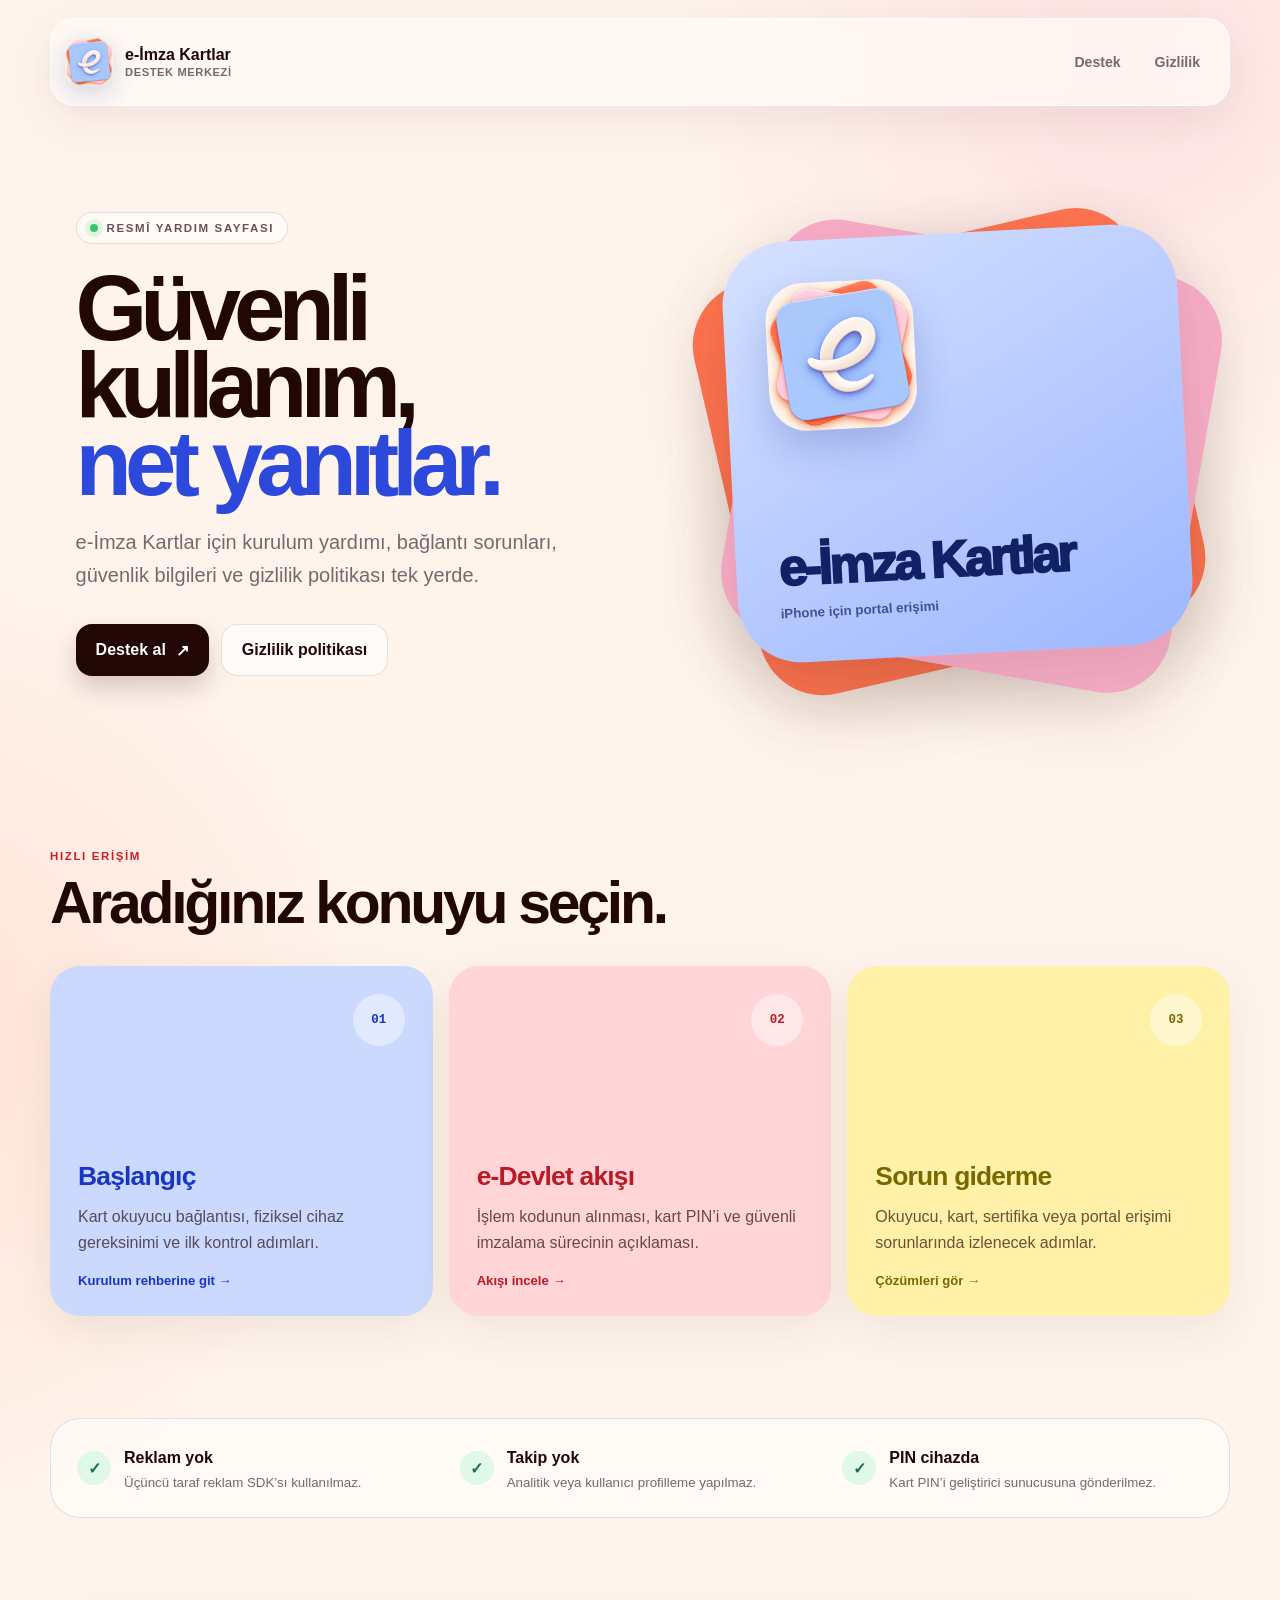
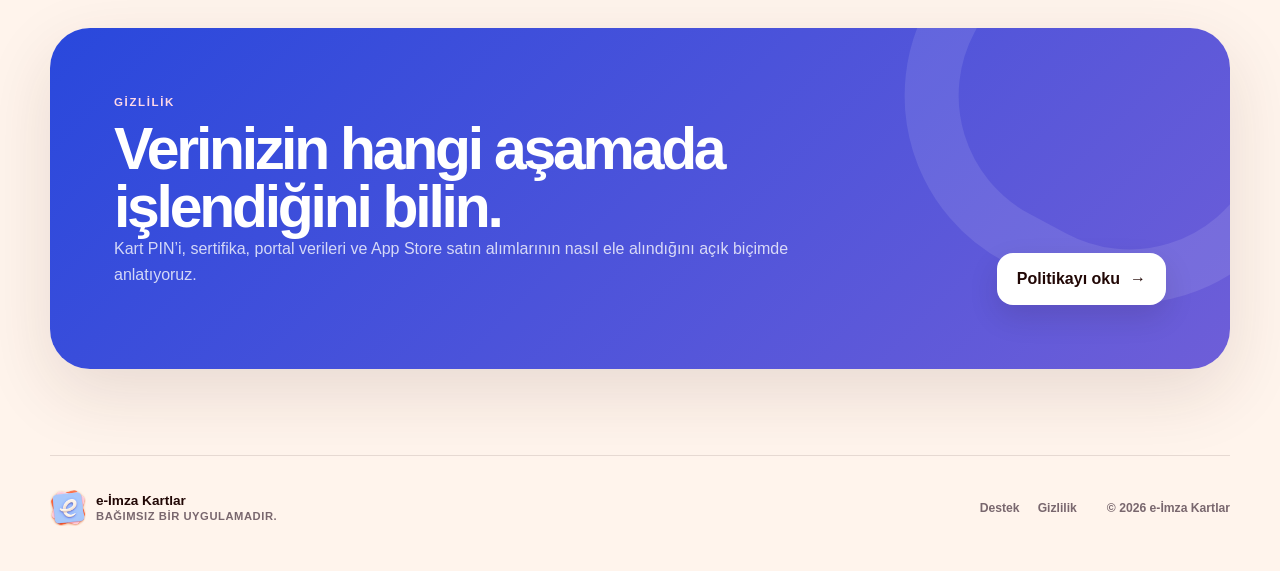
<file: index.html>
<!doctype html>
<html lang="tr">
<head>
  <meta charset="utf-8">
  <meta name="viewport" content="width=device-width, initial-scale=1">
  <meta name="theme-color" content="#fff4ec">
  <meta name="description" content="e-İmza Kartlar uygulamasının destek merkezi ve gizlilik bilgileri.">
  <title>e-İmza Kartlar — Destek ve Gizlilik</title>
  <link rel="icon" href="assets/app-icon.png">
  <link rel="apple-touch-icon" href="assets/app-icon.png">
  <link rel="stylesheet" href="styles.css">
</head>
<body>
  <a class="skip-link" href="#main">İçeriğe geç</a>
  <header class="site-header">
    <a class="brand" href="index.html" aria-label="e-İmza Kartlar ana sayfa">
      <img src="assets/app-icon.png" alt="" width="48" height="48">
      <span><strong>e‑İmza Kartlar</strong><small>Destek merkezi</small></span>
    </a>
    <nav aria-label="Ana menü">
      <a href="support.html">Destek</a>
      <a href="privacy.html">Gizlilik</a>
    </nav>
  </header>

  <main id="main">
    <section class="hero hero-home">
      <div class="hero-copy">
        <span class="eyebrow"><span class="status-dot"></span> Resmî yardım sayfası</span>
        <h1>Güvenli kullanım,<br><em>net yanıtlar.</em></h1>
        <p>e‑İmza Kartlar için kurulum yardımı, bağlantı sorunları, güvenlik bilgileri ve gizlilik politikası tek yerde.</p>
        <div class="button-row">
          <a class="button button-primary" href="support.html">Destek al <span aria-hidden="true">↗</span></a>
          <a class="button button-secondary" href="privacy.html">Gizlilik politikası</a>
        </div>
      </div>
      <div class="hero-art" aria-hidden="true">
        <div class="art-card art-card-back coral"></div>
        <div class="art-card art-card-mid pink"></div>
        <div class="art-card art-card-front blue">
          <img src="assets/app-icon.png" alt="" width="148" height="148">
          <span>e‑İmza Kartlar</span>
          <small>iPhone için portal erişimi</small>
        </div>
      </div>
    </section>

    <section class="section" aria-labelledby="quick-title">
      <div class="section-heading">
        <span class="kicker">HIZLI ERİŞİM</span>
        <h2 id="quick-title">Aradığınız konuyu seçin.</h2>
      </div>
      <div class="feature-grid">
        <a class="feature-card blue-card" href="support.html#baslangic">
          <span class="card-icon" aria-hidden="true">01</span>
          <h3>Başlangıç</h3>
          <p>Kart okuyucu bağlantısı, fiziksel cihaz gereksinimi ve ilk kontrol adımları.</p>
          <span class="text-link">Kurulum rehberine git →</span>
        </a>
        <a class="feature-card red-card" href="support.html#edevlet">
          <span class="card-icon" aria-hidden="true">02</span>
          <h3>e‑Devlet akışı</h3>
          <p>İşlem kodunun alınması, kart PIN’i ve güvenli imzalama sürecinin açıklaması.</p>
          <span class="text-link">Akışı incele →</span>
        </a>
        <a class="feature-card yellow-card" href="support.html#sorun-giderme">
          <span class="card-icon" aria-hidden="true">03</span>
          <h3>Sorun giderme</h3>
          <p>Okuyucu, kart, sertifika veya portal erişimi sorunlarında izlenecek adımlar.</p>
          <span class="text-link">Çözümleri gör →</span>
        </a>
      </div>
    </section>

    <section class="trust-strip" aria-label="Gizlilik özeti">
      <div><span aria-hidden="true">✓</span><p><strong>Reklam yok</strong><small>Üçüncü taraf reklam SDK’sı kullanılmaz.</small></p></div>
      <div><span aria-hidden="true">✓</span><p><strong>Takip yok</strong><small>Analitik veya kullanıcı profilleme yapılmaz.</small></p></div>
      <div><span aria-hidden="true">✓</span><p><strong>PIN cihazda</strong><small>Kart PIN’i geliştirici sunucusuna gönderilmez.</small></p></div>
    </section>

    <section class="cta-panel">
      <div>
        <span class="kicker">GİZLİLİK</span>
        <h2>Verinizin hangi aşamada işlendiğini bilin.</h2>
        <p>Kart PIN’i, sertifika, portal verileri ve App Store satın alımlarının nasıl ele alındığını açık biçimde anlatıyoruz.</p>
      </div>
      <a class="button button-light" href="privacy.html">Politikayı oku <span aria-hidden="true">→</span></a>
    </section>
  </main>

  <footer class="site-footer">
    <div class="footer-brand">
      <img src="assets/app-icon.png" alt="" width="36" height="36">
      <span><strong>e‑İmza Kartlar</strong><small>Bağımsız bir uygulamadır.</small></span>
    </div>
    <div class="footer-links">
      <a href="support.html">Destek</a>
      <a href="privacy.html">Gizlilik</a>
    </div>
    <p class="copyright">© <span data-current-year>2026</span> e‑İmza Kartlar</p>
  </footer>
  <script src="site.js" defer></script>
</body>
</html>
</file>
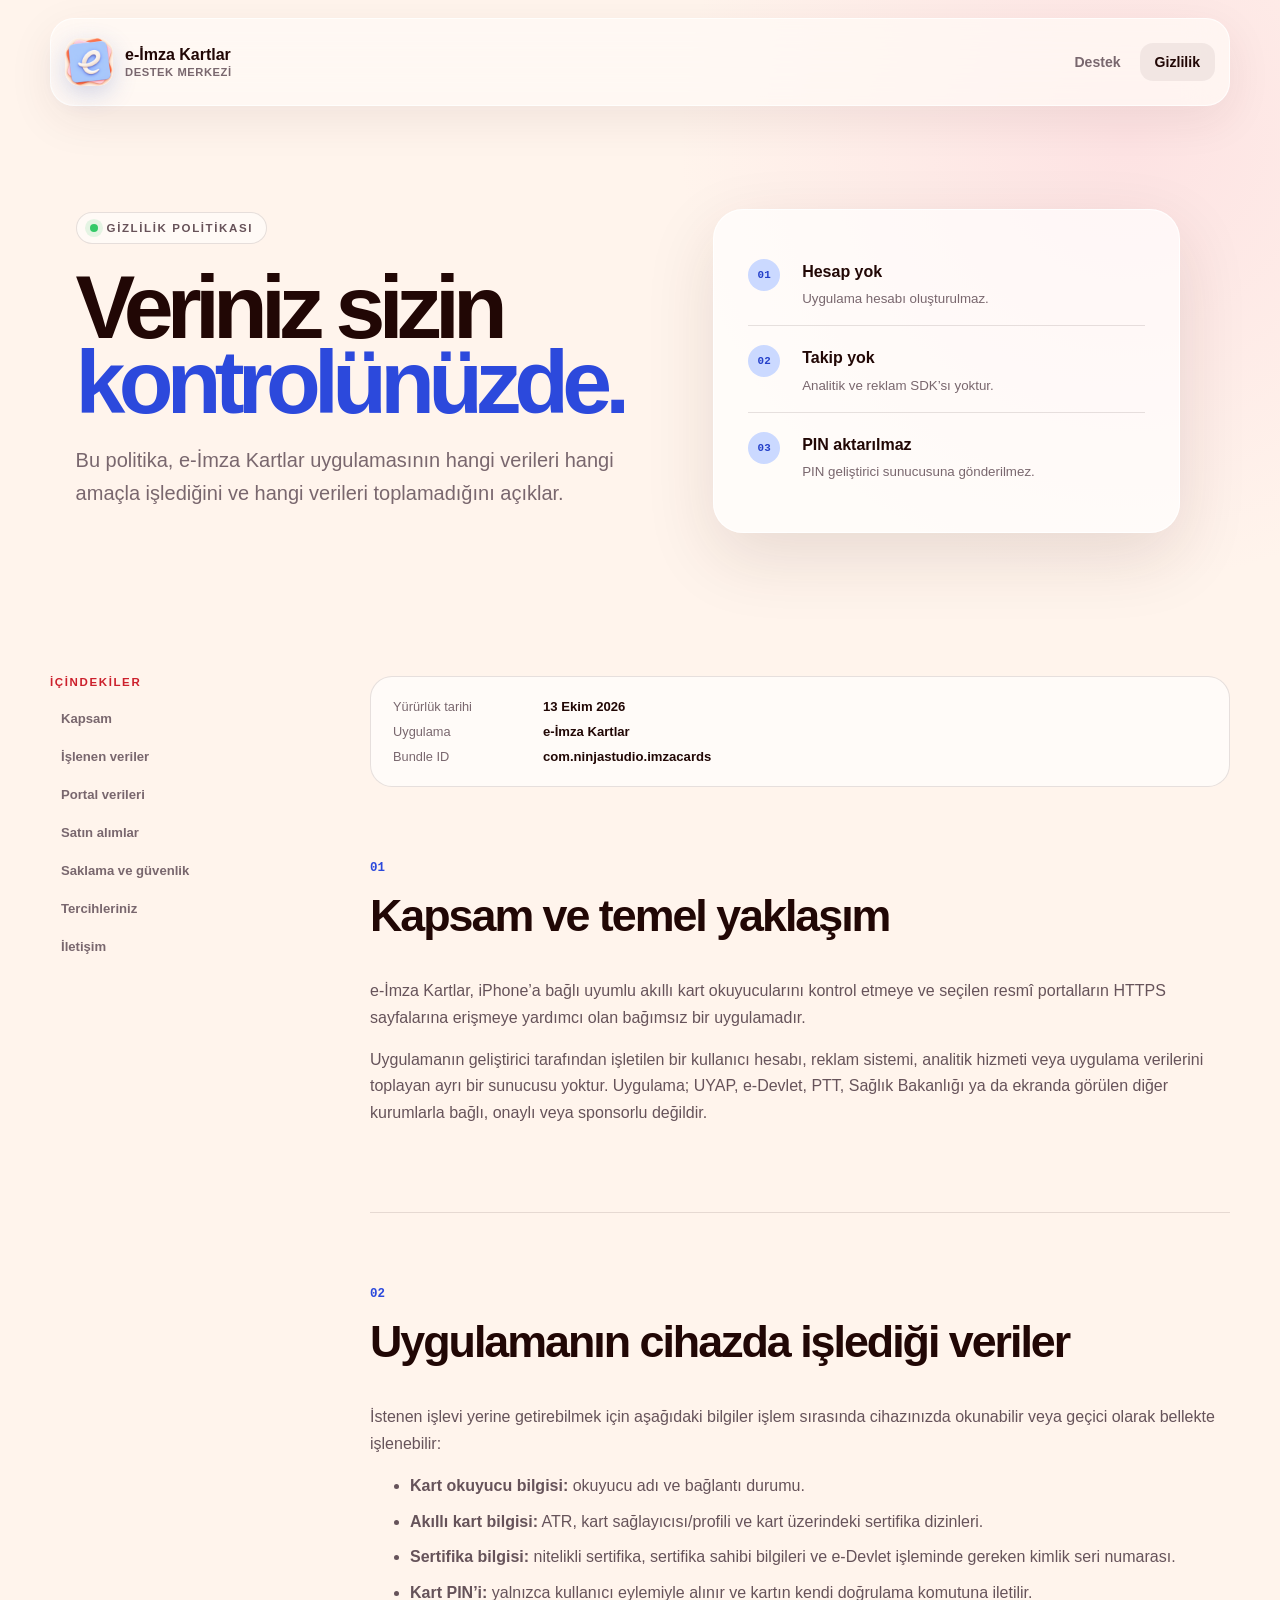
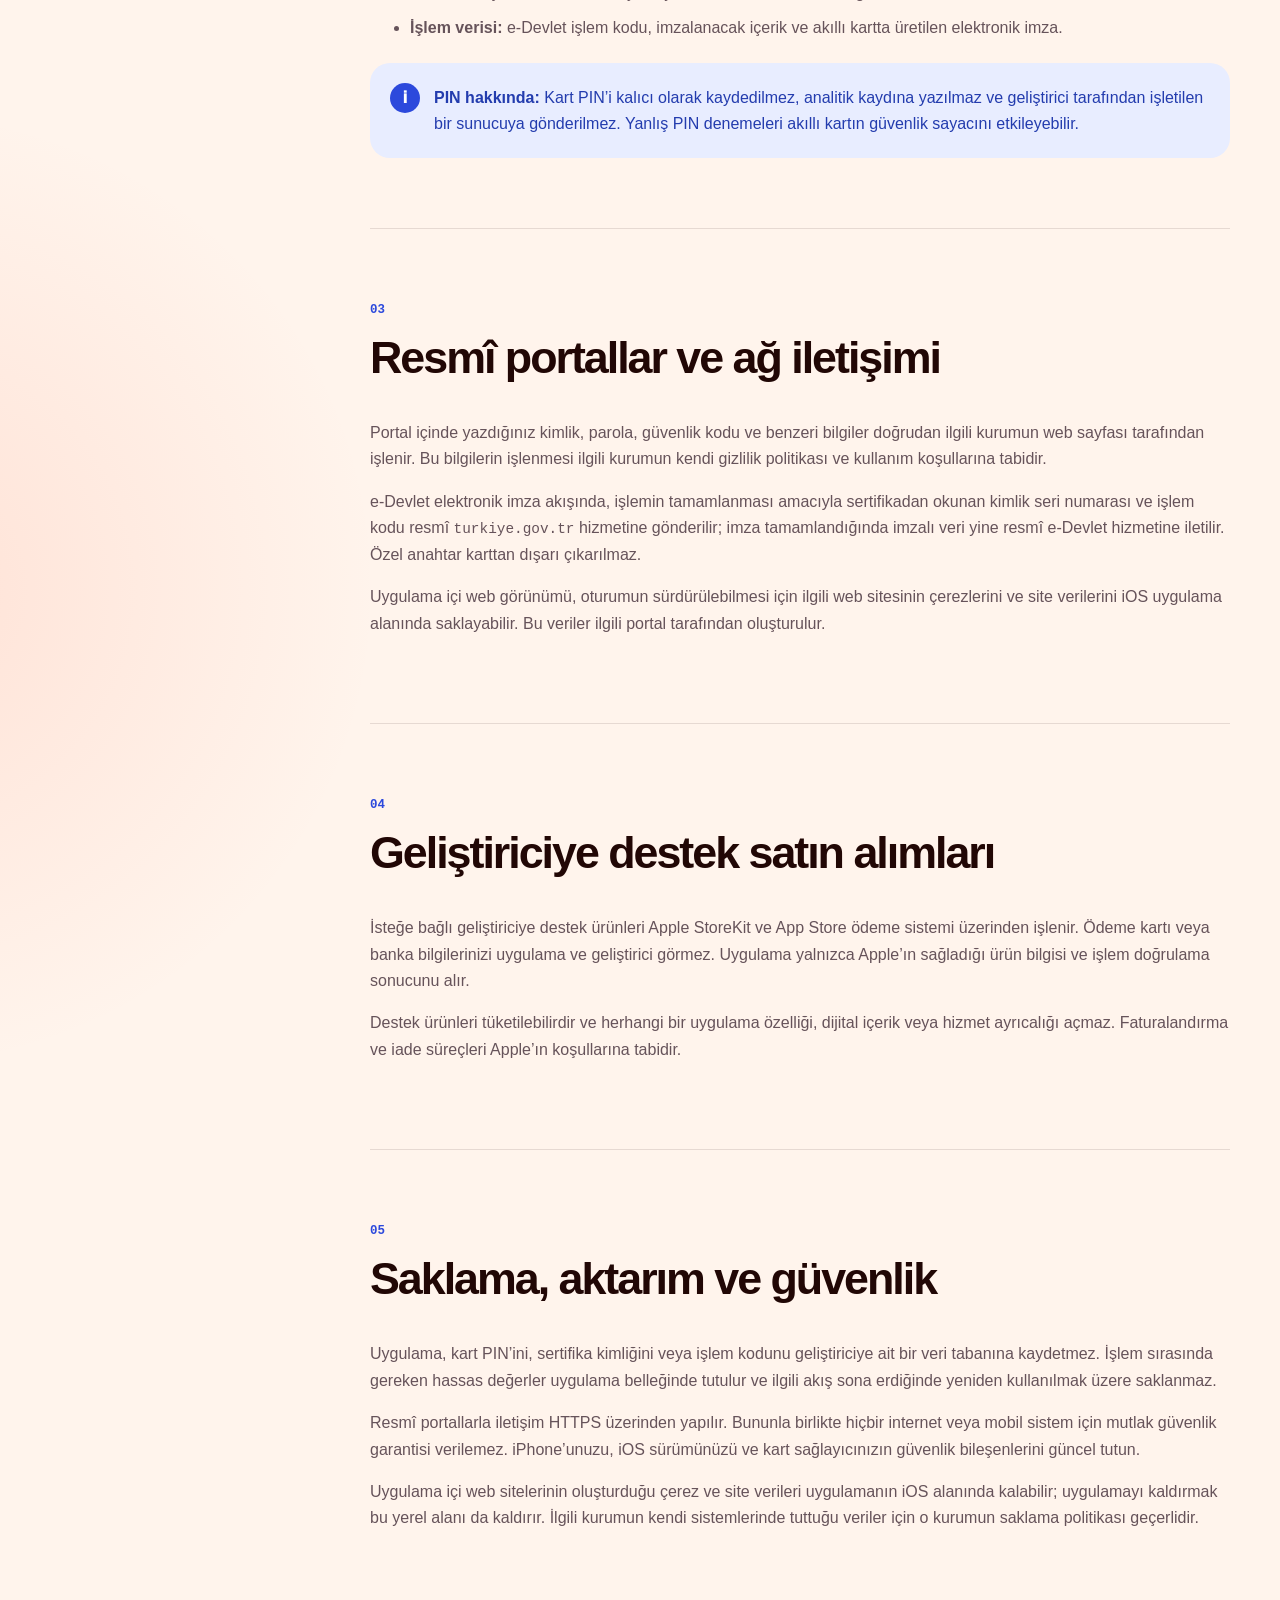
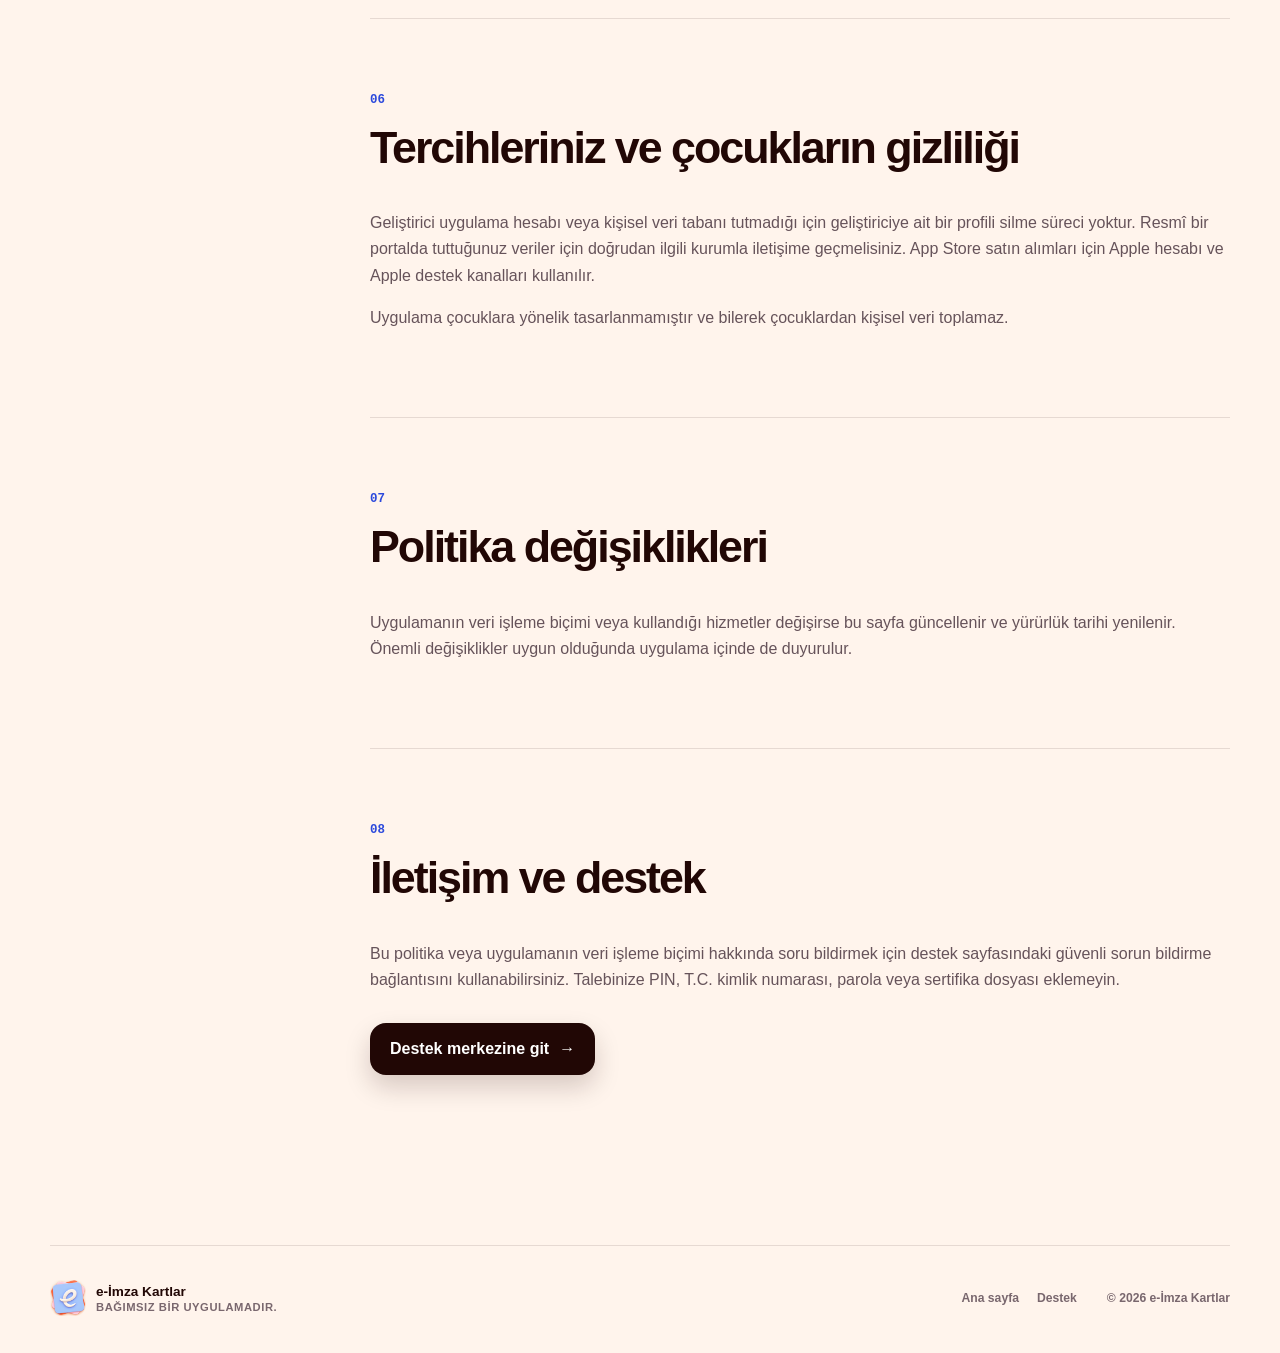
<file: privacy.html>
<!doctype html>
<html lang="tr">
<head>
  <meta charset="utf-8">
  <meta name="viewport" content="width=device-width, initial-scale=1">
  <meta name="theme-color" content="#fff4ec">
  <meta name="description" content="e-İmza Kartlar gizlilik politikası.">
  <title>Gizlilik Politikası — e-İmza Kartlar</title>
  <link rel="icon" href="assets/app-icon.png">
  <link rel="apple-touch-icon" href="assets/app-icon.png">
  <link rel="stylesheet" href="styles.css">
</head>
<body>
  <a class="skip-link" href="#main">İçeriğe geç</a>
  <header class="site-header">
    <a class="brand" href="index.html" aria-label="e-İmza Kartlar ana sayfa">
      <img src="assets/app-icon.png" alt="" width="48" height="48">
      <span><strong>e‑İmza Kartlar</strong><small>Destek merkezi</small></span>
    </a>
    <nav aria-label="Ana menü">
      <a href="support.html">Destek</a>
      <a href="privacy.html" aria-current="page">Gizlilik</a>
    </nav>
  </header>

  <main id="main">
    <section class="page-hero privacy-hero">
      <div>
        <span class="eyebrow"><span class="status-dot"></span> Gizlilik politikası</span>
        <h1>Veriniz sizin<br><em>kontrolünüzde.</em></h1>
        <p>Bu politika, e‑İmza Kartlar uygulamasının hangi verileri hangi amaçla işlediğini ve hangi verileri toplamadığını açıklar.</p>
      </div>
      <aside class="privacy-summary" aria-label="Gizlilik özeti">
        <div><span>01</span><p><strong>Hesap yok</strong><small>Uygulama hesabı oluşturulmaz.</small></p></div>
        <div><span>02</span><p><strong>Takip yok</strong><small>Analitik ve reklam SDK’sı yoktur.</small></p></div>
        <div><span>03</span><p><strong>PIN aktarılmaz</strong><small>PIN geliştirici sunucusuna gönderilmez.</small></p></div>
      </aside>
    </section>

    <div class="policy-layout">
      <aside class="policy-nav" aria-label="Politika bölümleri">
        <span class="kicker">İÇİNDEKİLER</span>
        <a href="#kapsam">Kapsam</a>
        <a href="#veriler">İşlenen veriler</a>
        <a href="#portal">Portal verileri</a>
        <a href="#satinalma">Satın alımlar</a>
        <a href="#saklama">Saklama ve güvenlik</a>
        <a href="#haklar">Tercihleriniz</a>
        <a href="#iletisim">İletişim</a>
      </aside>

      <article class="policy-content">
        <div class="policy-meta">
          <span>Yürürlük tarihi</span><strong>13 Ekim 2026</strong>
          <span>Uygulama</span><strong>e‑İmza Kartlar</strong>
          <span>Bundle ID</span><strong>com.ninjastudio.imzacards</strong>
        </div>

        <section id="kapsam">
          <span class="section-number">01</span>
          <h2>Kapsam ve temel yaklaşım</h2>
          <p>e‑İmza Kartlar, iPhone’a bağlı uyumlu akıllı kart okuyucularını kontrol etmeye ve seçilen resmî portalların HTTPS sayfalarına erişmeye yardımcı olan bağımsız bir uygulamadır.</p>
          <p>Uygulamanın geliştirici tarafından işletilen bir kullanıcı hesabı, reklam sistemi, analitik hizmeti veya uygulama verilerini toplayan ayrı bir sunucusu yoktur. Uygulama; UYAP, e‑Devlet, PTT, Sağlık Bakanlığı ya da ekranda görülen diğer kurumlarla bağlı, onaylı veya sponsorlu değildir.</p>
        </section>

        <section id="veriler">
          <span class="section-number">02</span>
          <h2>Uygulamanın cihazda işlediği veriler</h2>
          <p>İstenen işlevi yerine getirebilmek için aşağıdaki bilgiler işlem sırasında cihazınızda okunabilir veya geçici olarak bellekte işlenebilir:</p>
          <ul>
            <li><strong>Kart okuyucu bilgisi:</strong> okuyucu adı ve bağlantı durumu.</li>
            <li><strong>Akıllı kart bilgisi:</strong> ATR, kart sağlayıcısı/profili ve kart üzerindeki sertifika dizinleri.</li>
            <li><strong>Sertifika bilgisi:</strong> nitelikli sertifika, sertifika sahibi bilgileri ve e‑Devlet işleminde gereken kimlik seri numarası.</li>
            <li><strong>Kart PIN’i:</strong> yalnızca kullanıcı eylemiyle alınır ve kartın kendi doğrulama komutuna iletilir.</li>
            <li><strong>İşlem verisi:</strong> e‑Devlet işlem kodu, imzalanacak içerik ve akıllı kartta üretilen elektronik imza.</li>
          </ul>
          <div class="note note-info"><span aria-hidden="true">i</span><p><strong>PIN hakkında:</strong> Kart PIN’i kalıcı olarak kaydedilmez, analitik kaydına yazılmaz ve geliştirici tarafından işletilen bir sunucuya gönderilmez. Yanlış PIN denemeleri akıllı kartın güvenlik sayacını etkileyebilir.</p></div>
        </section>

        <section id="portal">
          <span class="section-number">03</span>
          <h2>Resmî portallar ve ağ iletişimi</h2>
          <p>Portal içinde yazdığınız kimlik, parola, güvenlik kodu ve benzeri bilgiler doğrudan ilgili kurumun web sayfası tarafından işlenir. Bu bilgilerin işlenmesi ilgili kurumun kendi gizlilik politikası ve kullanım koşullarına tabidir.</p>
          <p>e‑Devlet elektronik imza akışında, işlemin tamamlanması amacıyla sertifikadan okunan kimlik seri numarası ve işlem kodu resmî <code>turkiye.gov.tr</code> hizmetine gönderilir; imza tamamlandığında imzalı veri yine resmî e‑Devlet hizmetine iletilir. Özel anahtar karttan dışarı çıkarılmaz.</p>
          <p>Uygulama içi web görünümü, oturumun sürdürülebilmesi için ilgili web sitesinin çerezlerini ve site verilerini iOS uygulama alanında saklayabilir. Bu veriler ilgili portal tarafından oluşturulur.</p>
        </section>

        <section id="satinalma">
          <span class="section-number">04</span>
          <h2>Geliştiriciye destek satın alımları</h2>
          <p>İsteğe bağlı geliştiriciye destek ürünleri Apple StoreKit ve App Store ödeme sistemi üzerinden işlenir. Ödeme kartı veya banka bilgilerinizi uygulama ve geliştirici görmez. Uygulama yalnızca Apple’ın sağladığı ürün bilgisi ve işlem doğrulama sonucunu alır.</p>
          <p>Destek ürünleri tüketilebilirdir ve herhangi bir uygulama özelliği, dijital içerik veya hizmet ayrıcalığı açmaz. Faturalandırma ve iade süreçleri Apple’ın koşullarına tabidir.</p>
        </section>

        <section id="saklama">
          <span class="section-number">05</span>
          <h2>Saklama, aktarım ve güvenlik</h2>
          <p>Uygulama, kart PIN’ini, sertifika kimliğini veya işlem kodunu geliştiriciye ait bir veri tabanına kaydetmez. İşlem sırasında gereken hassas değerler uygulama belleğinde tutulur ve ilgili akış sona erdiğinde yeniden kullanılmak üzere saklanmaz.</p>
          <p>Resmî portallarla iletişim HTTPS üzerinden yapılır. Bununla birlikte hiçbir internet veya mobil sistem için mutlak güvenlik garantisi verilemez. iPhone’unuzu, iOS sürümünüzü ve kart sağlayıcınızın güvenlik bileşenlerini güncel tutun.</p>
          <p>Uygulama içi web sitelerinin oluşturduğu çerez ve site verileri uygulamanın iOS alanında kalabilir; uygulamayı kaldırmak bu yerel alanı da kaldırır. İlgili kurumun kendi sistemlerinde tuttuğu veriler için o kurumun saklama politikası geçerlidir.</p>
        </section>

        <section id="haklar">
          <span class="section-number">06</span>
          <h2>Tercihleriniz ve çocukların gizliliği</h2>
          <p>Geliştirici uygulama hesabı veya kişisel veri tabanı tutmadığı için geliştiriciye ait bir profili silme süreci yoktur. Resmî bir portalda tuttuğunuz veriler için doğrudan ilgili kurumla iletişime geçmelisiniz. App Store satın alımları için Apple hesabı ve Apple destek kanalları kullanılır.</p>
          <p>Uygulama çocuklara yönelik tasarlanmamıştır ve bilerek çocuklardan kişisel veri toplamaz.</p>
        </section>

        <section id="degisiklikler">
          <span class="section-number">07</span>
          <h2>Politika değişiklikleri</h2>
          <p>Uygulamanın veri işleme biçimi veya kullandığı hizmetler değişirse bu sayfa güncellenir ve yürürlük tarihi yenilenir. Önemli değişiklikler uygun olduğunda uygulama içinde de duyurulur.</p>
        </section>

        <section id="iletisim">
          <span class="section-number">08</span>
          <h2>İletişim ve destek</h2>
          <p>Bu politika veya uygulamanın veri işleme biçimi hakkında soru bildirmek için destek sayfasındaki güvenli sorun bildirme bağlantısını kullanabilirsiniz. Talebinize PIN, T.C. kimlik numarası, parola veya sertifika dosyası eklemeyin.</p>
          <a class="button button-primary" href="support.html#sss">Destek merkezine git <span aria-hidden="true">→</span></a>
        </section>
      </article>
    </div>
  </main>

  <footer class="site-footer">
    <div class="footer-brand"><img src="assets/app-icon.png" alt="" width="36" height="36"><span><strong>e‑İmza Kartlar</strong><small>Bağımsız bir uygulamadır.</small></span></div>
    <div class="footer-links"><a href="index.html">Ana sayfa</a><a href="support.html">Destek</a></div>
    <p class="copyright">© <span data-current-year>2026</span> e‑İmza Kartlar</p>
  </footer>
  <script src="site.js" defer></script>
</body>
</html>
</file>
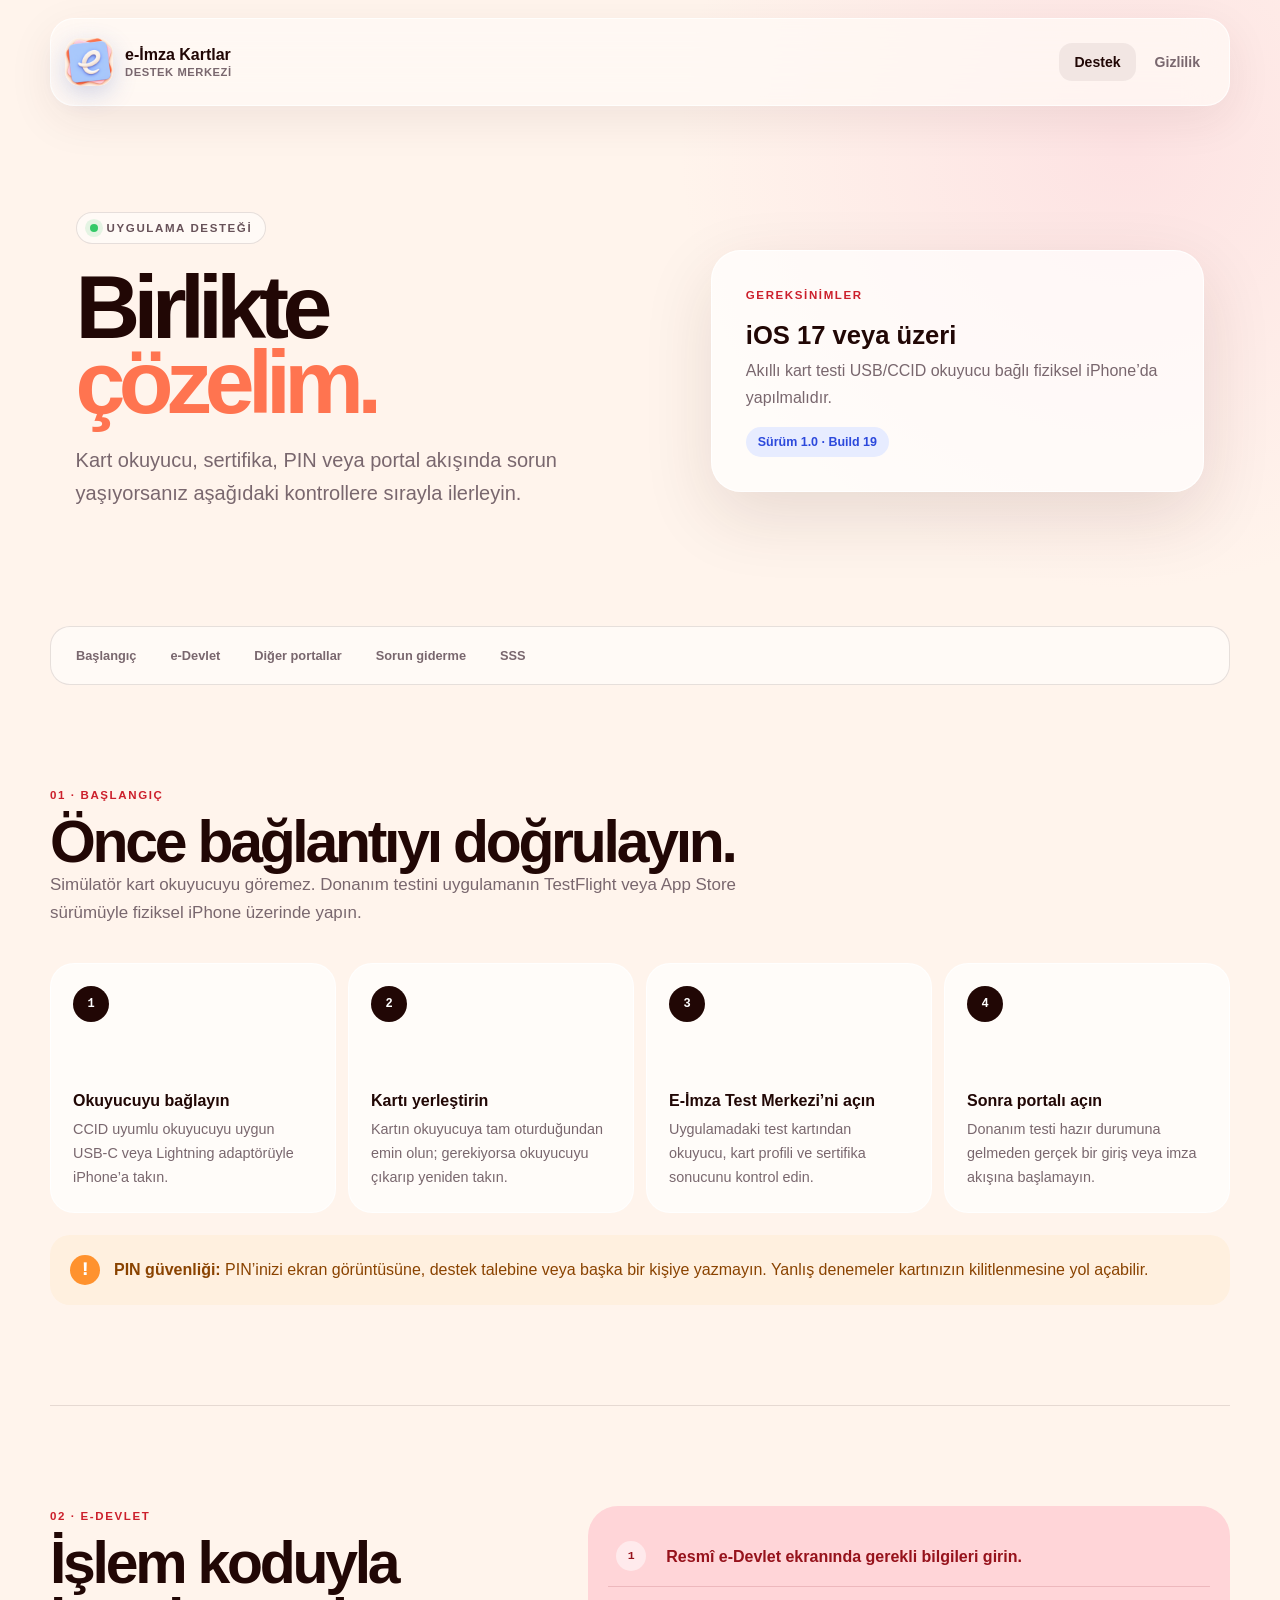
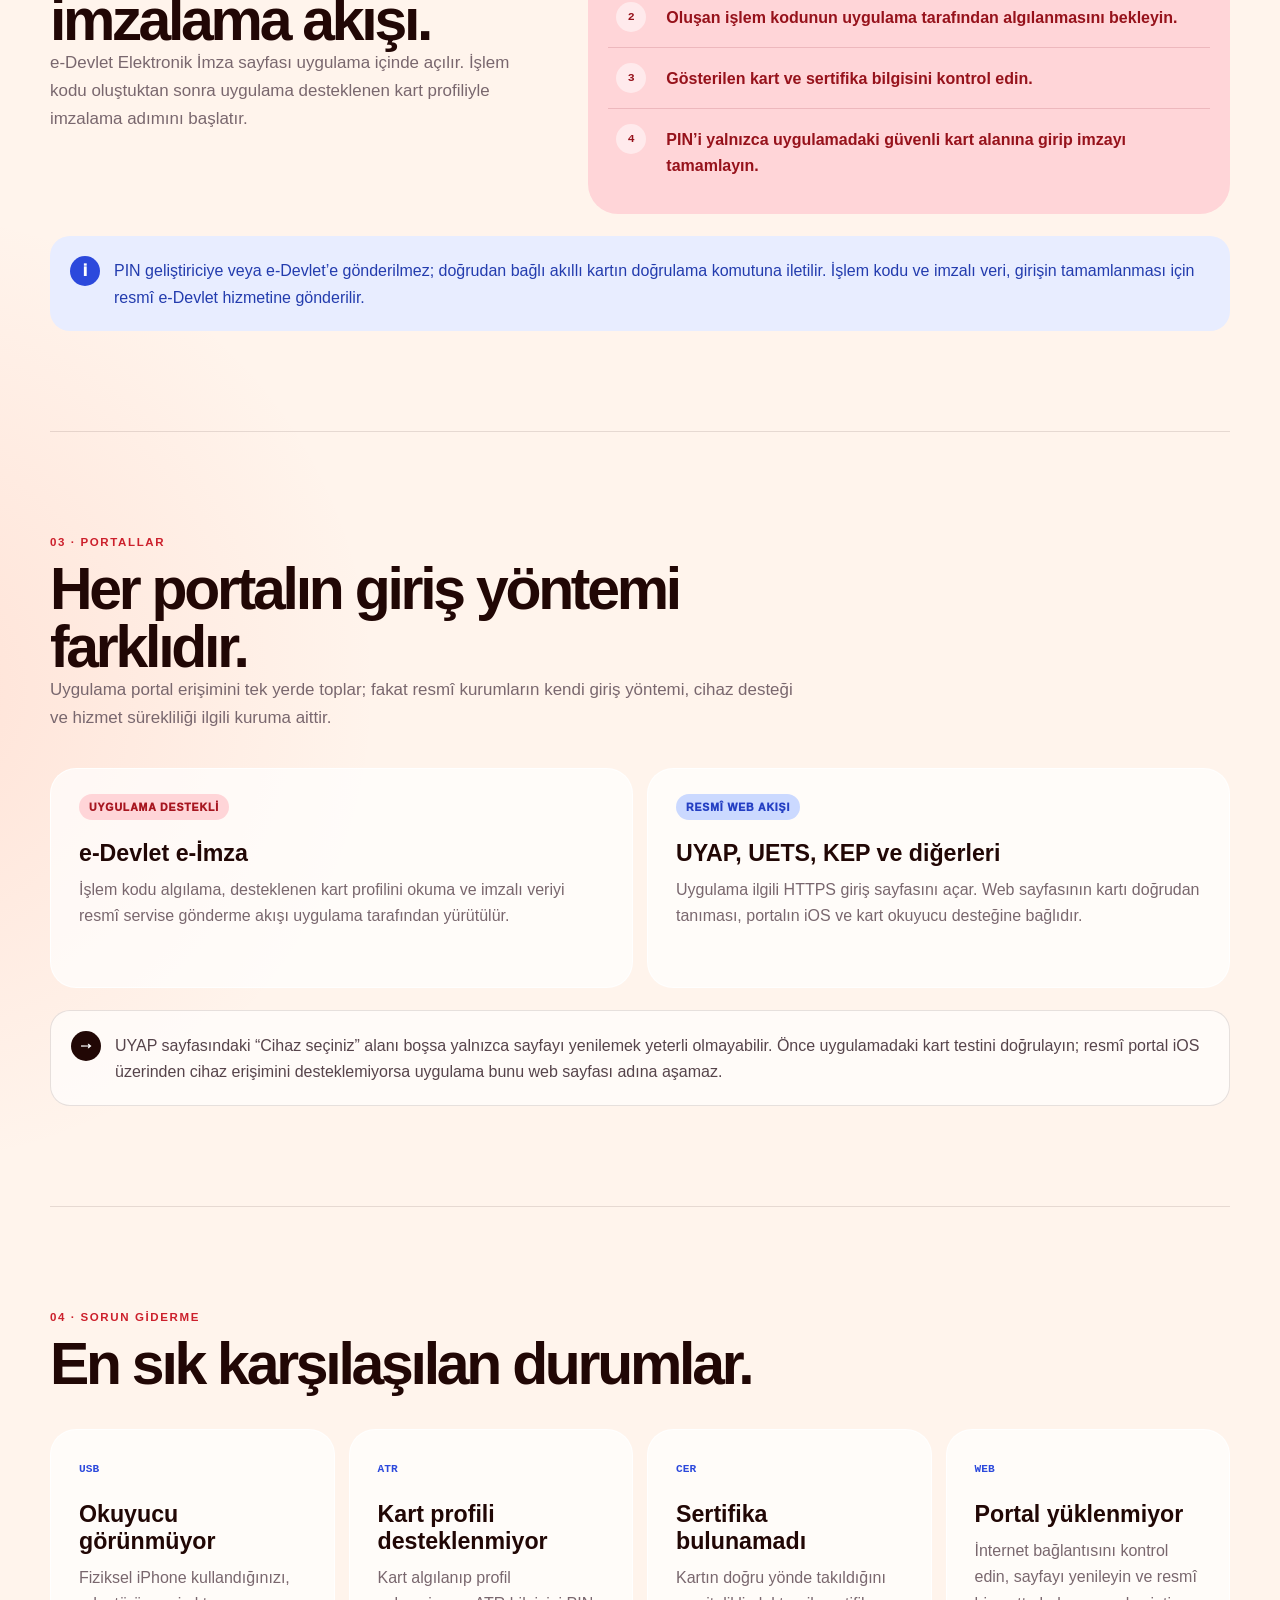
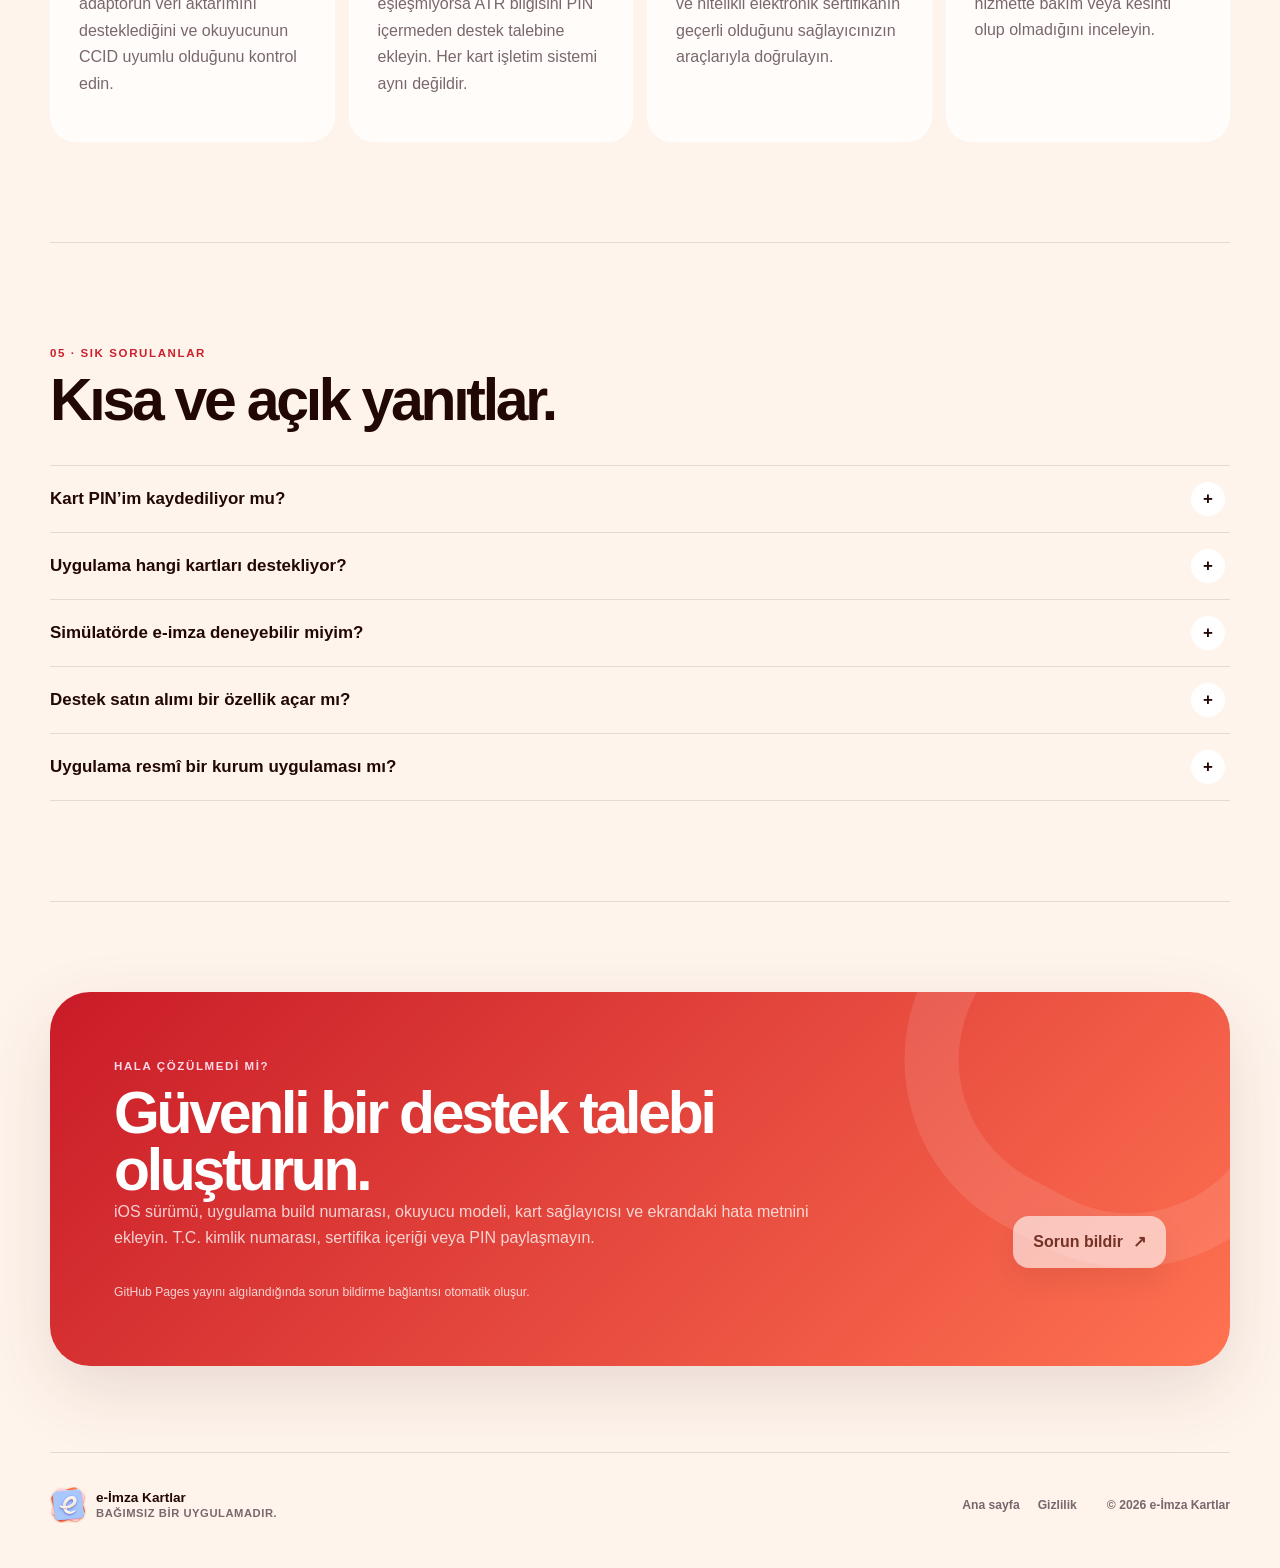
<file: support.html>
<!doctype html>
<html lang="tr">
<head>
  <meta charset="utf-8">
  <meta name="viewport" content="width=device-width, initial-scale=1">
  <meta name="theme-color" content="#fff4ec">
  <meta name="description" content="e-İmza Kartlar kurulum, kullanım ve sorun giderme desteği.">
  <title>Destek — e-İmza Kartlar</title>
  <link rel="icon" href="assets/app-icon.png">
  <link rel="apple-touch-icon" href="assets/app-icon.png">
  <link rel="stylesheet" href="styles.css">
</head>
<body>
  <a class="skip-link" href="#main">İçeriğe geç</a>
  <header class="site-header">
    <a class="brand" href="index.html" aria-label="e-İmza Kartlar ana sayfa">
      <img src="assets/app-icon.png" alt="" width="48" height="48">
      <span><strong>e‑İmza Kartlar</strong><small>Destek merkezi</small></span>
    </a>
    <nav aria-label="Ana menü">
      <a href="support.html" aria-current="page">Destek</a>
      <a href="privacy.html">Gizlilik</a>
    </nav>
  </header>

  <main id="main">
    <section class="page-hero support-hero">
      <div>
        <span class="eyebrow"><span class="status-dot"></span> Uygulama desteği</span>
        <h1>Birlikte<br><em>çözelim.</em></h1>
        <p>Kart okuyucu, sertifika, PIN veya portal akışında sorun yaşıyorsanız aşağıdaki kontrollere sırayla ilerleyin.</p>
      </div>
      <aside class="version-card" aria-label="Uygulama gereksinimleri">
        <span class="kicker">GEREKSİNİMLER</span>
        <strong>iOS 17 veya üzeri</strong>
        <p>Akıllı kart testi USB/CCID okuyucu bağlı fiziksel iPhone’da yapılmalıdır.</p>
        <span class="version-pill">Sürüm 1.0 · Build 19</span>
      </aside>
    </section>

    <nav class="anchor-nav" aria-label="Sayfa içi menü">
      <a href="#baslangic">Başlangıç</a>
      <a href="#edevlet">e‑Devlet</a>
      <a href="#portallar">Diğer portallar</a>
      <a href="#sorun-giderme">Sorun giderme</a>
      <a href="#sss">SSS</a>
    </nav>

    <section class="content-section" id="baslangic">
      <div class="content-intro">
        <span class="kicker">01 · BAŞLANGIÇ</span>
        <h2>Önce bağlantıyı doğrulayın.</h2>
        <p>Simülatör kart okuyucuyu göremez. Donanım testini uygulamanın TestFlight veya App Store sürümüyle fiziksel iPhone üzerinde yapın.</p>
      </div>
      <ol class="step-list">
        <li><span>1</span><div><strong>Okuyucuyu bağlayın</strong><p>CCID uyumlu okuyucuyu uygun USB‑C veya Lightning adaptörüyle iPhone’a takın.</p></div></li>
        <li><span>2</span><div><strong>Kartı yerleştirin</strong><p>Kartın okuyucuya tam oturduğundan emin olun; gerekiyorsa okuyucuyu çıkarıp yeniden takın.</p></div></li>
        <li><span>3</span><div><strong>E‑İmza Test Merkezi’ni açın</strong><p>Uygulamadaki test kartından okuyucu, kart profili ve sertifika sonucunu kontrol edin.</p></div></li>
        <li><span>4</span><div><strong>Sonra portalı açın</strong><p>Donanım testi hazır durumuna gelmeden gerçek bir giriş veya imza akışına başlamayın.</p></div></li>
      </ol>
      <div class="note note-warning">
        <span aria-hidden="true">!</span>
        <p><strong>PIN güvenliği:</strong> PIN’inizi ekran görüntüsüne, destek talebine veya başka bir kişiye yazmayın. Yanlış denemeler kartınızın kilitlenmesine yol açabilir.</p>
      </div>
    </section>

    <section class="content-section split-section" id="edevlet">
      <div class="content-intro">
        <span class="kicker">02 · E‑DEVLET</span>
        <h2>İşlem koduyla imzalama akışı.</h2>
        <p>e‑Devlet Elektronik İmza sayfası uygulama içinde açılır. İşlem kodu oluştuktan sonra uygulama desteklenen kart profiliyle imzalama adımını başlatır.</p>
      </div>
      <div class="flow-card red-flow">
        <div><span>1</span><p>Resmî e‑Devlet ekranında gerekli bilgileri girin.</p></div>
        <div><span>2</span><p>Oluşan işlem kodunun uygulama tarafından algılanmasını bekleyin.</p></div>
        <div><span>3</span><p>Gösterilen kart ve sertifika bilgisini kontrol edin.</p></div>
        <div><span>4</span><p>PIN’i yalnızca uygulamadaki güvenli kart alanına girip imzayı tamamlayın.</p></div>
      </div>
      <div class="note note-info">
        <span aria-hidden="true">i</span>
        <p>PIN geliştiriciye veya e‑Devlet’e gönderilmez; doğrudan bağlı akıllı kartın doğrulama komutuna iletilir. İşlem kodu ve imzalı veri, girişin tamamlanması için resmî e‑Devlet hizmetine gönderilir.</p>
      </div>
    </section>

    <section class="content-section" id="portallar">
      <div class="content-intro">
        <span class="kicker">03 · PORTALLAR</span>
        <h2>Her portalın giriş yöntemi farklıdır.</h2>
        <p>Uygulama portal erişimini tek yerde toplar; fakat resmî kurumların kendi giriş yöntemi, cihaz desteği ve hizmet sürekliliği ilgili kuruma aittir.</p>
      </div>
      <div class="comparison-grid">
        <article>
          <span class="comparison-tag red-tag">UYGULAMA DESTEKLİ</span>
          <h3>e‑Devlet e‑İmza</h3>
          <p>İşlem kodu algılama, desteklenen kart profilini okuma ve imzalı veriyi resmî servise gönderme akışı uygulama tarafından yürütülür.</p>
        </article>
        <article>
          <span class="comparison-tag blue-tag">RESMÎ WEB AKIŞI</span>
          <h3>UYAP, UETS, KEP ve diğerleri</h3>
          <p>Uygulama ilgili HTTPS giriş sayfasını açar. Web sayfasının kartı doğrudan tanıması, portalın iOS ve kart okuyucu desteğine bağlıdır.</p>
        </article>
      </div>
      <div class="note note-neutral">
        <span aria-hidden="true">→</span>
        <p>UYAP sayfasındaki “Cihaz seçiniz” alanı boşsa yalnızca sayfayı yenilemek yeterli olmayabilir. Önce uygulamadaki kart testini doğrulayın; resmî portal iOS üzerinden cihaz erişimini desteklemiyorsa uygulama bunu web sayfası adına aşamaz.</p>
      </div>
    </section>

    <section class="content-section" id="sorun-giderme">
      <div class="content-intro">
        <span class="kicker">04 · SORUN GİDERME</span>
        <h2>En sık karşılaşılan durumlar.</h2>
      </div>
      <div class="troubleshooting-grid">
        <article><span>USB</span><h3>Okuyucu görünmüyor</h3><p>Fiziksel iPhone kullandığınızı, adaptörün veri aktarımını desteklediğini ve okuyucunun CCID uyumlu olduğunu kontrol edin.</p></article>
        <article><span>ATR</span><h3>Kart profili desteklenmiyor</h3><p>Kart algılanıp profil eşleşmiyorsa ATR bilgisini PIN içermeden destek talebine ekleyin. Her kart işletim sistemi aynı değildir.</p></article>
        <article><span>CER</span><h3>Sertifika bulunamadı</h3><p>Kartın doğru yönde takıldığını ve nitelikli elektronik sertifikanın geçerli olduğunu sağlayıcınızın araçlarıyla doğrulayın.</p></article>
        <article><span>WEB</span><h3>Portal yüklenmiyor</h3><p>İnternet bağlantısını kontrol edin, sayfayı yenileyin ve resmî hizmette bakım veya kesinti olup olmadığını inceleyin.</p></article>
      </div>
    </section>

    <section class="content-section" id="sss">
      <div class="content-intro">
        <span class="kicker">05 · SIK SORULANLAR</span>
        <h2>Kısa ve açık yanıtlar.</h2>
      </div>
      <div class="faq-list">
        <details><summary>Kart PIN’im kaydediliyor mu?</summary><p>Hayır. PIN, işlem sırasında bellekte tutulur, doğrudan akıllı karta iletilir ve geliştirici tarafından işletilen bir sunucuya gönderilmez. PIN’i destek talebinde paylaşmayın.</p></details>
        <details><summary>Uygulama hangi kartları destekliyor?</summary><p>Mevcut sürüm test edilmiş KamuSM/AKİS ile belirli ArkSigner/Arkİmza profillerini tanır. Aynı sağlayıcının farklı kart işletim sistemleri farklı davranabilir; uygulamadaki E‑İmza Test Merkezi en güvenilir kontroldür.</p></details>
        <details><summary>Simülatörde e‑imza deneyebilir miyim?</summary><p>Arayüz akışını görebilirsiniz ancak gerçek USB/CCID okuyucu ve akıllı kart imzası için fiziksel iPhone gerekir.</p></details>
        <details><summary>Destek satın alımı bir özellik açar mı?</summary><p>Hayır. Uygulama içindeki geliştiriciye destek seçenekleri isteğe bağlı, tüketilebilir satın alımlardır; herhangi bir özellik veya içerik açmaz.</p></details>
        <details><summary>Uygulama resmî bir kurum uygulaması mı?</summary><p>Hayır. e‑İmza Kartlar bağımsız bir uygulamadır; UYAP, e‑Devlet, PTT, Sağlık Bakanlığı veya diğer kurumlarla bağlı, onaylı ya da sponsorlu değildir.</p></details>
      </div>
    </section>

    <section class="issue-panel">
      <div>
        <span class="kicker">HALA ÇÖZÜLMEDİ Mİ?</span>
        <h2>Güvenli bir destek talebi oluşturun.</h2>
        <p>iOS sürümü, uygulama build numarası, okuyucu modeli, kart sağlayıcısı ve ekrandaki hata metnini ekleyin. T.C. kimlik numarası, sertifika içeriği veya PIN paylaşmayın.</p>
      </div>
      <a class="button button-light" data-github-issue href="#" aria-disabled="true">Sorun bildir <span aria-hidden="true">↗</span></a>
      <p class="issue-hint" data-issue-hint>GitHub Pages yayını algılandığında sorun bildirme bağlantısı otomatik oluşur.</p>
    </section>
  </main>

  <footer class="site-footer">
    <div class="footer-brand"><img src="assets/app-icon.png" alt="" width="36" height="36"><span><strong>e‑İmza Kartlar</strong><small>Bağımsız bir uygulamadır.</small></span></div>
    <div class="footer-links"><a href="index.html">Ana sayfa</a><a href="privacy.html">Gizlilik</a></div>
    <p class="copyright">© <span data-current-year>2026</span> e‑İmza Kartlar</p>
  </footer>
  <script src="site.js" defer></script>
</body>
</html>
</file>
<file: styles.css>
:root {
  --paper: #fff4ec;
  --paper-2: #fffaf6;
  --ink: #210705;
  --muted: #79676e;
  --line: rgba(50, 24, 24, .12);
  --blue: #cbd9ff;
  --blue-strong: #2c49dc;
  --red: #ffd5d8;
  --red-strong: #cc202c;
  --yellow: #fff1a8;
  --yellow-strong: #776900;
  --coral: #ff7450;
  --pink: #f7adc7;
  --shadow: 0 24px 70px rgba(65, 30, 26, .12);
  --radius: 30px;
  --max: 1180px;
}

* { box-sizing: border-box; }
html { scroll-behavior: smooth; scroll-padding-top: 110px; }
body {
  margin: 0;
  color: var(--ink);
  background:
    radial-gradient(circle at 88% 3%, rgba(247, 173, 199, .25), transparent 28rem),
    radial-gradient(circle at -8% 48%, rgba(255, 116, 80, .14), transparent 30rem),
    var(--paper);
  font-family: ui-rounded, "SF Pro Rounded", "SF Pro Display", -apple-system, BlinkMacSystemFont, "Segoe UI", sans-serif;
  -webkit-font-smoothing: antialiased;
}
a { color: inherit; }
img { max-width: 100%; display: block; }
p { line-height: 1.65; }
code { font-family: ui-monospace, "SFMono-Regular", Menlo, monospace; font-size: .9em; overflow-wrap: anywhere; }

.skip-link { position: fixed; left: 1rem; top: -4rem; z-index: 100; background: var(--ink); color: white; padding: .8rem 1rem; border-radius: 12px; }
.skip-link:focus { top: 1rem; }

.site-header {
  width: min(calc(100% - 36px), var(--max));
  min-height: 88px;
  margin: 18px auto 0;
  padding: 12px 14px;
  display: flex;
  align-items: center;
  justify-content: space-between;
  gap: 24px;
  border: 1px solid rgba(255, 255, 255, .8);
  border-radius: 24px;
  background: rgba(255, 250, 246, .74);
  box-shadow: 0 14px 45px rgba(75, 39, 34, .08);
  backdrop-filter: blur(20px);
  position: sticky;
  top: 14px;
  z-index: 20;
}
.brand { display: flex; align-items: center; gap: 12px; text-decoration: none; }
.brand img { width: 48px; height: 48px; border-radius: 15px; box-shadow: 0 8px 24px rgba(59, 85, 184, .22); }
.brand span, .footer-brand span { display: grid; }
.brand strong { font-size: 1rem; }
.brand small, .footer-brand small { margin-top: 2px; color: var(--muted); font-size: .7rem; font-weight: 700; letter-spacing: .05em; text-transform: uppercase; }
.site-header nav { display: flex; gap: 4px; }
.site-header nav a { padding: 11px 15px; border-radius: 13px; color: var(--muted); text-decoration: none; font-size: .88rem; font-weight: 800; }
.site-header nav a:hover, .site-header nav a[aria-current="page"] { color: var(--ink); background: rgba(33, 7, 5, .06); }

main { width: min(calc(100% - 36px), var(--max)); margin: 0 auto; }
.hero, .page-hero { min-height: 660px; display: grid; grid-template-columns: 1.05fr .95fr; align-items: center; gap: 7vw; padding: 80px 2vw 64px; }
.eyebrow, .kicker { font-size: .72rem; font-weight: 900; letter-spacing: .14em; text-transform: uppercase; }
.eyebrow { display: inline-flex; align-items: center; gap: 9px; padding: 9px 13px; border: 1px solid var(--line); border-radius: 999px; background: rgba(255, 255, 255, .5); color: #675259; }
.status-dot { width: 8px; height: 8px; border-radius: 50%; background: #34c968; box-shadow: 0 0 0 5px rgba(52, 201, 104, .13); }
h1, h2, h3, p { margin-top: 0; }
h1 { margin: 26px 0 24px; font-size: clamp(3.5rem, 7.2vw, 7.2rem); line-height: .84; letter-spacing: -.075em; }
h1 em { color: var(--blue-strong); font-style: normal; }
.hero-copy > p, .page-hero > div > p { max-width: 610px; color: var(--muted); font-size: clamp(1rem, 1.7vw, 1.25rem); }
.button-row { display: flex; flex-wrap: wrap; gap: 12px; margin-top: 32px; }
.button { min-height: 52px; padding: 0 20px; display: inline-flex; align-items: center; justify-content: center; gap: 10px; border: 0; border-radius: 16px; text-decoration: none; font-weight: 900; transition: transform .2s ease, box-shadow .2s ease; }
.button:hover { transform: translateY(-2px); }
.button-primary { color: white; background: var(--ink); box-shadow: 0 12px 26px rgba(33, 7, 5, .18); }
.button-secondary { background: rgba(255, 255, 255, .65); border: 1px solid var(--line); }
.button-light { color: var(--ink); background: white; box-shadow: 0 12px 30px rgba(33, 7, 5, .12); }

.hero-art { min-height: 470px; position: relative; display: grid; place-items: center; }
.art-card { position: absolute; width: min(94%, 455px); aspect-ratio: 1.08; border-radius: 64px; box-shadow: var(--shadow); }
.art-card-back { transform: rotate(-13deg) translate(-10px, 6px); }
.art-card-mid { transform: rotate(10deg) translate(16px, 10px); }
.art-card-front { padding: 42px; display: flex; flex-direction: column; justify-content: flex-end; transform: rotate(-3deg); color: #102265; }
.art-card-front img { width: 148px; height: 148px; border-radius: 38px; margin-bottom: auto; box-shadow: 0 18px 38px rgba(34, 58, 147, .22); }
.art-card-front span { font-size: clamp(1.8rem, 4vw, 3.5rem); font-weight: 950; letter-spacing: -.06em; }
.art-card-front small { margin-top: 8px; font-weight: 800; opacity: .7; }
.coral { background: var(--coral); }
.pink { background: var(--pink); }
.blue { background: linear-gradient(150deg, #d5e1ff, #9db7ff); }

.section { padding: 80px 0; }
.section-heading { max-width: 690px; margin-bottom: 34px; }
.kicker { color: var(--red-strong); }
.section-heading h2, .content-intro h2, .cta-panel h2, .issue-panel h2 { margin: 10px 0 0; font-size: clamp(2rem, 4.6vw, 4rem); line-height: .98; letter-spacing: -.055em; }
.feature-grid { display: grid; grid-template-columns: repeat(3, 1fr); gap: 16px; }
.feature-card { min-height: 350px; padding: 28px; border-radius: var(--radius); text-decoration: none; display: flex; flex-direction: column; box-shadow: 0 15px 45px rgba(70, 34, 30, .08); transition: transform .25s ease, box-shadow .25s ease; }
.feature-card:hover { transform: translateY(-5px); box-shadow: var(--shadow); }
.feature-card h3 { margin: auto 0 12px; font-size: 1.65rem; letter-spacing: -.03em; }
.feature-card p { color: rgba(33, 7, 5, .68); }
.card-icon { align-self: flex-end; width: 52px; height: 52px; display: grid; place-items: center; border-radius: 50%; background: rgba(255, 255, 255, .42); font: 900 .78rem ui-monospace, monospace; }
.text-link { font-size: .82rem; font-weight: 900; }
.blue-card { background: var(--blue); color: #1736c3; }
.red-card { background: var(--red); color: #bd1825; }
.yellow-card { background: var(--yellow); color: var(--yellow-strong); }

.trust-strip { margin: 22px 0 110px; padding: 26px; display: grid; grid-template-columns: repeat(3, 1fr); gap: 22px; border: 1px solid var(--line); border-radius: var(--radius); background: rgba(255, 255, 255, .52); }
.trust-strip > div { display: flex; align-items: center; gap: 13px; }
.trust-strip > div > span { flex: 0 0 auto; width: 34px; height: 34px; display: grid; place-items: center; border-radius: 50%; color: #15763a; background: #dff8e8; font-weight: 950; }
.trust-strip p { margin: 0; display: grid; }
.trust-strip small { margin-top: 3px; color: var(--muted); line-height: 1.3; }

.cta-panel, .issue-panel { margin: 0 0 86px; padding: clamp(30px, 5vw, 64px); display: grid; grid-template-columns: 1fr auto; align-items: end; gap: 32px; color: white; background: linear-gradient(135deg, #2948dc, #6e5ed8); border-radius: 40px; overflow: hidden; position: relative; box-shadow: var(--shadow); }
.cta-panel::after, .issue-panel::after { content: ""; position: absolute; width: 310px; height: 310px; right: -100px; top: -150px; border: 54px solid rgba(255, 255, 255, .1); border-radius: 45%; transform: rotate(28deg); }
.cta-panel > *, .issue-panel > * { position: relative; z-index: 1; }
.cta-panel .kicker, .issue-panel .kicker { color: #ffd9e7; }
.cta-panel p, .issue-panel p { max-width: 700px; color: rgba(255,255,255,.78); }

.page-hero { min-height: 520px; padding-top: 74px; }
.page-hero h1 { font-size: clamp(3.6rem, 7vw, 6.8rem); }
.support-hero h1 em { color: var(--coral); }
.version-card, .privacy-summary { padding: 34px; border-radius: var(--radius); background: rgba(255,255,255,.68); border: 1px solid rgba(255,255,255,.9); box-shadow: var(--shadow); }
.version-card strong { display: block; margin: 18px 0 8px; font-size: 1.6rem; }
.version-card p { color: var(--muted); }
.version-pill { display: inline-flex; padding: 8px 12px; border-radius: 999px; color: var(--blue-strong); background: #e7ecff; font-size: .78rem; font-weight: 900; }
.anchor-nav { padding: 11px; display: flex; gap: 6px; overflow-x: auto; border: 1px solid var(--line); border-radius: 20px; background: rgba(255,255,255,.54); }
.anchor-nav, .policy-nav { scrollbar-width: none; }
.anchor-nav::-webkit-scrollbar, .policy-nav::-webkit-scrollbar { display: none; }
.anchor-nav a { flex: 0 0 auto; padding: 10px 14px; border-radius: 12px; text-decoration: none; color: var(--muted); font-size: .8rem; font-weight: 900; }
.anchor-nav a:hover { color: var(--ink); background: white; }

.content-section { padding: 100px 0; border-bottom: 1px solid var(--line); }
.content-intro { max-width: 760px; margin-bottom: 36px; }
.content-intro > p { color: var(--muted); font-size: 1.06rem; }
.step-list { margin: 0; padding: 0; display: grid; grid-template-columns: repeat(4, 1fr); gap: 12px; list-style: none; }
.step-list li { min-height: 250px; padding: 22px; display: flex; flex-direction: column; border-radius: 24px; background: rgba(255,255,255,.68); border: 1px solid rgba(255,255,255,.9); }
.step-list li > span { width: 36px; height: 36px; display: grid; place-items: center; border-radius: 50%; color: white; background: var(--ink); font: 900 .75rem ui-monospace, monospace; }
.step-list li div { margin-top: auto; }
.step-list p { color: var(--muted); font-size: .9rem; margin: 8px 0 0; }
.note { margin-top: 22px; padding: 20px; display: flex; align-items: flex-start; gap: 14px; border-radius: 20px; }
.note > span { flex: 0 0 auto; width: 30px; height: 30px; display: grid; place-items: center; border-radius: 50%; font-weight: 950; }
.note p { margin: 2px 0 0; }
.note-warning { background: #fff0df; color: #8a4300; }
.note-warning > span { background: #ff922e; color: white; }
.note-info { background: #e8edff; color: #233cae; }
.note-info > span { background: var(--blue-strong); color: white; }
.note-neutral { background: rgba(255,255,255,.64); color: #56444b; border: 1px solid var(--line); }
.note-neutral > span { background: var(--ink); color: white; }

.split-section { display: grid; grid-template-columns: .85fr 1.15fr; column-gap: 64px; }
.split-section .note { grid-column: 1 / -1; }
.flow-card { padding: 20px; border-radius: var(--radius); }
.red-flow { background: var(--red); color: #96121b; }
.flow-card > div { padding: 15px 8px; display: grid; grid-template-columns: 40px 1fr; align-items: start; gap: 10px; border-bottom: 1px solid rgba(129, 13, 21, .14); }
.flow-card > div:last-child { border-bottom: 0; }
.flow-card span { width: 30px; height: 30px; display: grid; place-items: center; border-radius: 50%; background: rgba(255,255,255,.5); font: 900 .72rem ui-monospace, monospace; }
.flow-card p { margin: 3px 0 0; font-weight: 750; }
.comparison-grid, .troubleshooting-grid { display: grid; grid-template-columns: repeat(2, 1fr); gap: 14px; }
.comparison-grid article, .troubleshooting-grid article { min-height: 220px; padding: 28px; border-radius: 26px; background: rgba(255,255,255,.68); border: 1px solid rgba(255,255,255,.9); }
.comparison-grid h3, .troubleshooting-grid h3 { margin: 25px 0 10px; font-size: 1.45rem; }
.comparison-grid p, .troubleshooting-grid p { color: var(--muted); }
.comparison-tag { padding: 7px 10px; border-radius: 999px; font-size: .66rem; font-weight: 950; letter-spacing: .08em; }
.red-tag { color: #a71620; background: var(--red); }
.blue-tag { color: #243fc3; background: var(--blue); }
.troubleshooting-grid { grid-template-columns: repeat(4, 1fr); }
.troubleshooting-grid article > span { font: 900 .7rem ui-monospace, monospace; color: var(--blue-strong); }

.faq-list { border-top: 1px solid var(--line); }
.faq-list details { border-bottom: 1px solid var(--line); }
.faq-list summary { padding: 23px 44px 23px 0; position: relative; cursor: pointer; list-style: none; font-size: 1.06rem; font-weight: 900; }
.faq-list summary::-webkit-details-marker { display: none; }
.faq-list summary::after { content: "+"; position: absolute; right: 5px; top: 16px; width: 34px; height: 34px; display: grid; place-items: center; border-radius: 50%; background: white; transition: transform .2s ease; }
.faq-list details[open] summary::after { transform: rotate(45deg); }
.faq-list details p { max-width: 850px; margin: 0 0 24px; color: var(--muted); }
.issue-panel { margin-top: 90px; background: linear-gradient(135deg, #c91b28, #ff7251); }
.issue-panel .button[aria-disabled="true"] { opacity: .6; pointer-events: none; }
.issue-hint { grid-column: 1 / -1; margin: -18px 0 0; font-size: .76rem; }

.privacy-hero h1 em { color: var(--blue-strong); }
.privacy-summary { display: grid; gap: 4px; }
.privacy-summary > div { padding: 15px 0; display: grid; grid-template-columns: 42px 1fr; gap: 12px; border-bottom: 1px solid var(--line); }
.privacy-summary > div:last-child { border-bottom: 0; }
.privacy-summary > div > span { width: 32px; height: 32px; display: grid; place-items: center; border-radius: 50%; color: #2440ca; background: var(--blue); font: 900 .68rem ui-monospace, monospace; }
.privacy-summary p { margin: 0; display: grid; }
.privacy-summary small { margin-top: 3px; color: var(--muted); }
.policy-layout { display: grid; grid-template-columns: 250px 1fr; align-items: start; gap: 70px; padding: 50px 0 100px; }
.policy-nav { position: sticky; top: 125px; display: grid; gap: 5px; }
.policy-nav .kicker { margin-bottom: 9px; }
.policy-nav a { padding: 9px 11px; border-radius: 10px; color: var(--muted); text-decoration: none; font-size: .82rem; font-weight: 800; }
.policy-nav a:hover { color: var(--ink); background: rgba(255,255,255,.65); }
.policy-meta { padding: 22px; display: grid; grid-template-columns: 130px 1fr; gap: 10px 20px; border-radius: 22px; background: rgba(255,255,255,.62); border: 1px solid var(--line); }
.policy-meta span { color: var(--muted); font-size: .8rem; }
.policy-meta strong { overflow-wrap: anywhere; font-size: .82rem; }
.policy-content section { padding: 70px 0; border-bottom: 1px solid var(--line); }
.policy-content section:last-child { border-bottom: 0; }
.section-number { display: inline-flex; margin-bottom: 15px; color: var(--blue-strong); font: 900 .78rem ui-monospace, monospace; }
.policy-content h2 { max-width: 760px; font-size: clamp(1.8rem, 3.5vw, 3rem); letter-spacing: -.045em; }
.policy-content section > p, .policy-content li { color: #66535a; }
.policy-content li { margin: 10px 0; line-height: 1.6; }
.policy-content .button { margin-top: 14px; }

.site-footer { width: min(calc(100% - 36px), var(--max)); margin: 0 auto; padding: 34px 0 45px; display: grid; grid-template-columns: 1fr auto auto; align-items: center; gap: 30px; border-top: 1px solid var(--line); }
.footer-brand { display: flex; align-items: center; gap: 10px; }
.footer-brand img { width: 36px; height: 36px; border-radius: 11px; }
.footer-brand strong { font-size: .85rem; }
.footer-links { display: flex; gap: 18px; }
.footer-links a, .copyright { color: var(--muted); font-size: .76rem; font-weight: 800; text-decoration: none; }
.copyright { margin: 0; }

@media (max-width: 900px) {
  .hero, .page-hero { grid-template-columns: 1fr; gap: 30px; padding-top: 70px; }
  .hero { min-height: 0; }
  .hero-art { min-height: 430px; }
  .page-hero { min-height: 0; padding-bottom: 60px; }
  .feature-grid, .trust-strip { grid-template-columns: 1fr; }
  .feature-card { min-height: 270px; }
  .trust-strip { gap: 18px; }
  .step-list, .troubleshooting-grid { grid-template-columns: repeat(2, 1fr); }
  .split-section { grid-template-columns: 1fr; }
  .split-section .note { grid-column: auto; }
  .policy-layout { grid-template-columns: 1fr; gap: 25px; }
  .policy-nav { position: static; grid-template-columns: repeat(4, auto); overflow-x: auto; }
  .policy-nav .kicker { grid-column: 1 / -1; }
}

@media (max-width: 620px) {
  :root { --radius: 24px; }
  .site-header { min-height: 72px; padding: 9px; top: 8px; }
  .brand img { width: 42px; height: 42px; border-radius: 13px; }
  .brand small { display: none; }
  .site-header nav a { padding: 9px 10px; font-size: .76rem; }
  main { width: min(calc(100% - 24px), var(--max)); }
  h1 { font-size: clamp(3.2rem, 17vw, 5.2rem); }
  .hero, .page-hero { padding: 58px 0 45px; }
  .hero-art { min-height: 340px; }
  .art-card { border-radius: 45px; }
  .art-card-front { padding: 28px; }
  .art-card-front img { width: 100px; height: 100px; border-radius: 28px; }
  .section, .content-section { padding: 65px 0; }
  .button-row .button { width: 100%; }
  .step-list, .comparison-grid, .troubleshooting-grid { grid-template-columns: 1fr; }
  .step-list li { min-height: 190px; }
  .cta-panel, .issue-panel { grid-template-columns: 1fr; align-items: start; border-radius: 30px; }
  .cta-panel .button, .issue-panel .button { width: 100%; }
  .issue-hint { margin-top: -10px; }
  .policy-nav { grid-template-columns: repeat(3, auto); }
  .policy-meta { grid-template-columns: 1fr; }
  .policy-meta strong { margin-bottom: 7px; }
  .site-footer { width: min(calc(100% - 24px), var(--max)); grid-template-columns: 1fr; gap: 18px; }
}

@media (prefers-reduced-motion: reduce) {
  html { scroll-behavior: auto; }
  *, *::before, *::after { transition-duration: .01ms !important; animation-duration: .01ms !important; }
}

@media print {
  .site-header, .policy-nav, .site-footer, .button { display: none !important; }
  body { background: white; }
  main { width: 100%; }
  .page-hero { min-height: 0; padding: 24px 0; }
  .policy-layout { display: block; padding: 0; }
  .policy-content section { break-inside: avoid; }
}
</file>
